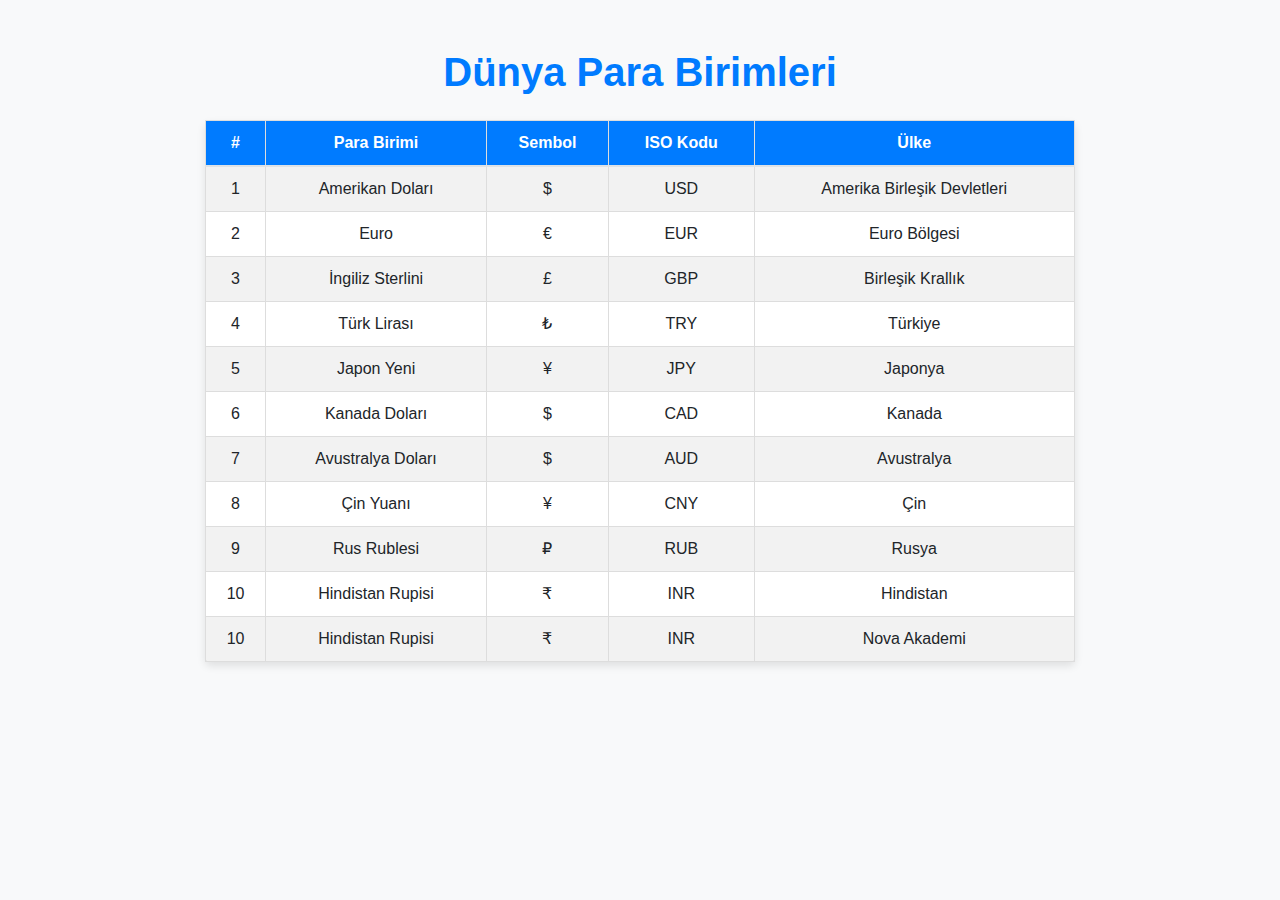
<file: diller.html>
<!DOCTYPE html>
<html lang="tr">
<head>
    <meta charset="UTF-8">
    <meta name="viewport" content="width=device-width, initial-scale=1.0">
    <title>Dünya Para Birimleri</title>
    <link href="https://stackpath.bootstrapcdn.com/bootstrap/4.5.2/css/bootstrap.min.css" rel="stylesheet">
    <link rel="stylesheet" href="styles.css">
</head>
<body>

    <!-- Başlık ve Para Birimi Listesi -->
    <div class="container my-5">
        <h1 class="text-center mb-4">Dünya Para Birimleri</h1>
        <table class="table table-striped">
            <thead>
                <tr>
                    <th>#</th>
                    <th>Para Birimi</th>
                    <th>Sembol</th>
                    <th>ISO Kodu</th>
                    <th>Ülke</th>
                </tr>
            </thead>
            <tbody>
                <tr>
                    <td>1</td>
                    <td>Amerikan Doları</td>
                    <td>$</td>
                    <td>USD</td>
                    <td>Amerika Birleşik Devletleri</td>
                </tr>
                <tr>
                    <td>2</td>
                    <td>Euro</td>
                    <td>€</td>
                    <td>EUR</td>
                    <td>Euro Bölgesi</td>
                </tr>
                <tr>
                    <td>3</td>
                    <td>İngiliz Sterlini</td>
                    <td>£</td>
                    <td>GBP</td>
                    <td>Birleşik Krallık</td>
                </tr>
                <tr>
                    <td>4</td>
                    <td>Türk Lirası</td>
                    <td>₺</td>
                    <td>TRY</td>
                    <td>Türkiye</td>
                </tr>
                <tr>
                    <td>5</td>
                    <td>Japon Yeni</td>
                    <td>¥</td>
                    <td>JPY</td>
                    <td>Japonya</td>
                </tr>
                <tr>
                    <td>6</td>
                    <td>Kanada Doları</td>
                    <td>$</td>
                    <td>CAD</td>
                    <td>Kanada</td>
                </tr>
                <tr>
                    <td>7</td>
                    <td>Avustralya Doları</td>
                    <td>$</td>
                    <td>AUD</td>
                    <td>Avustralya</td>
                </tr>
                <tr>
                    <td>8</td>
                    <td>Çin Yuanı</td>
                    <td>¥</td>
                    <td>CNY</td>
                    <td>Çin</td>
                </tr>
                <tr>
                    <td>9</td>
                    <td>Rus Rublesi</td>
                    <td>₽</td>
                    <td>RUB</td>
                    <td>Rusya</td>
                </tr>
                <tr>
                    <td>10</td>
                    <td>Hindistan Rupisi</td>
                    <td>₹</td>
                    <td>INR</td>
                    <td>Hindistan</td>
                </tr>
                <tr>
                    <td>10</td>
                    <td>Hindistan Rupisi</td>
                    <td>₹</td>
                    <td>INR</td>
                    <td>Nova Akademi</td>
                </tr>
            </tbody>
        </table>
    </div>

    <!-- Bootstrap ve jQuery Bağlantıları -->
    <script src="https://code.jquery.com/jquery-3.5.1.slim.min.js"></script>
    <script src="https://cdn.jsdelivr.net/npm/@popperjs/core@2.9.3/dist/umd/popper.min.js"></script>
    <script src="https://stackpath.bootstrapcdn.com/bootstrap/4.5.2/js/bootstrap.min.js"></script>
</body>
</html>
</file>
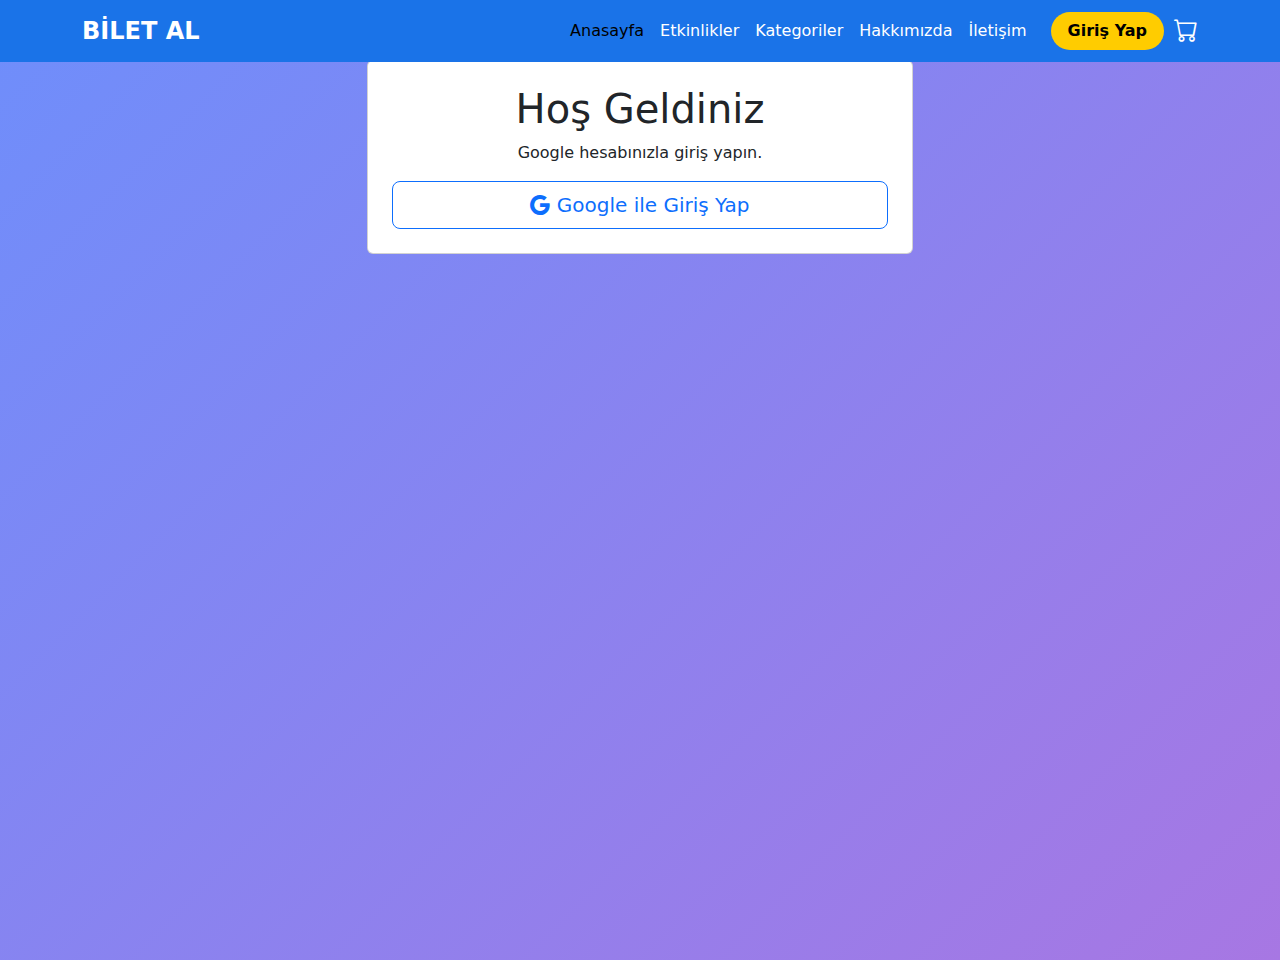
<file: login.html>
<!DOCTYPE html>
<html lang="en">

<head>
    <meta charset="UTF-8">
    <meta name="viewport" content="width=device-width, initial-scale=1.0">
    <title>Sayfa</title>
    <link href="https://cdn.jsdelivr.net/npm/bootstrap@5.3.0-alpha3/dist/css/bootstrap.min.css" rel="stylesheet">
    <link href="https://cdn.jsdelivr.net/npm/bootstrap-icons/font/bootstrap-icons.css" rel="stylesheet">
    <style>
        body {
            margin: 0;
            padding: 0;
            background: linear-gradient(135deg, #6e8efb, #a777e3);
            color: white;
            height: 100vh;
        }

        #navbar {
            position: fixed;
            top: 0;
            left: 0;
            width: 100%;
            z-index: 9999;
        }

        .content {
            margin-top: 60px;
            /* Navbar'ın yüksekliği kadar boşluk bırak */
        }
    </style>
</head>

<body>
    <div id="navbar"></div>
    <div class="content container">
        <div class="row justify-content-center">
            <div class="col-md-6">
                <div class="card p-4 text-center">
                    <h1>Hoş Geldiniz</h1>
                    <p>Google hesabınızla giriş yapın.</p>
                    <button id="googleLogin" class="btn btn-outline-primary btn-lg">
                        <i class="bi bi-google"></i> Google ile Giriş Yap
                    </button>
                </div>
            </div>
        </div>
    </div>
    <script src="script.js"></script>
    <script src="https://cdn.jsdelivr.net/npm/bootstrap@5.3.0-alpha3/dist/js/bootstrap.bundle.min.js"></script>
</body>

</html>
</file>
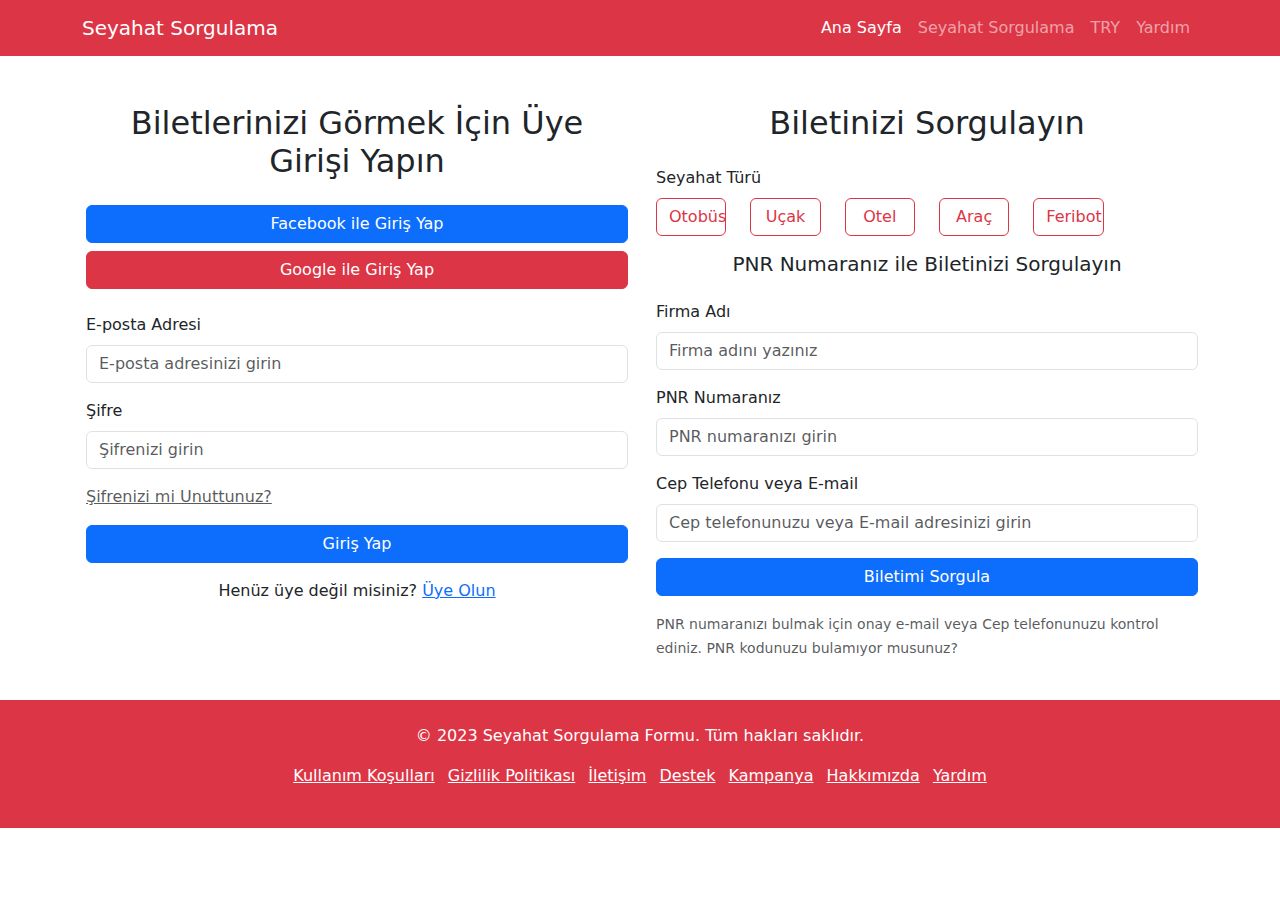
<file: seyahatsorugula.html>
<!DOCTYPE html>
<html lang="tr">
<head>
  <meta charset="UTF-8">
  <meta name="viewport" content="width=device-width, initial-scale=1.0">
  <title>Seyahat Sorgulama Formu</title>
  <link href="https://cdn.jsdelivr.net/npm/bootstrap@5.3.0-alpha1/dist/css/bootstrap.min.css" rel="stylesheet">
</head>
<body>

  <nav class="navbar navbar-expand-lg navbar-dark bg-danger">
    <div class="container">
      <a class="navbar-brand" href="#">Seyahat Sorgulama</a>
      <button class="navbar-toggler" type="button" data-bs-toggle="collapse" data-bs-target="#navbarNav" aria-controls="navbarNav" aria-expanded="false" aria-label="Toggle navigation">
        <span class="navbar-toggler-icon"></span>
      </button>
      <div class="collapse navbar-collapse" id="navbarNav">
        <ul class="navbar-nav ms-auto">
          <li class="nav-item">
            <a class="nav-link active" aria-current="page" href="#">Ana Sayfa</a>
          </li>
          <li class="nav-item">
            <a class="nav-link" href="seyahatsorugula.html">Seyahat Sorgulama</a>
          </li>
          <li class="nav-item">
            <a class="nav-link" href="#">TRY</a>
          </li>
          <li class="nav-item">
            <a class="nav-link" href="#">Yardım</a>
          </li>
        </ul>
      </div>
    </div>
  </nav>

  <div class="container mt-5" id="form">
    <div class="row">

      <div class="col-md-6 ps-3 mb-4">
        <h2 class="text-center mb-4">Biletlerinizi Görmek İçin Üye Girişi Yapın</h2>
        <div class="d-grid gap-2 mb-4">
          <button class="btn btn-primary">Facebook ile Giriş Yap</button>
          <button class="btn btn-danger">Google ile Giriş Yap</button>
        </div>

        <form>
          <div class="mb-3">
            <label for="uye-email" class="form-label">E-posta Adresi</label>
            <input type="email" class="form-control" id="uye-email" placeholder="E-posta adresinizi girin" required>
          </div>

          <div class="mb-3">
            <label for="uye-sifre" class="form-label">Şifre</label>
            <input type="password" class="form-control" id="uye-sifre" placeholder="Şifrenizi girin" required>
          </div>

          <div class="mb-3">
            <a href="#" class="text-muted">Şifrenizi mi Unuttunuz?</a>
          </div>

          <div class="mb-3">
            <button type="submit" class="btn btn-primary w-100">Giriş Yap</button>
          </div>
        </form>

        <p class="text-center">Henüz üye değil misiniz? <a href="#">Üye Olun</a></p>
      </div>

      <div class="col-md-6 ps-3 mb-4">
        <h2 class="text-center mb-4">Biletinizi Sorgulayın</h2>

        <div class="mb-3">
          <label class="form-label">Seyahat Türü</label>
          <div class="row">
            <div class="col-2">
              <button type="button" class="btn btn-outline-danger w-100">Otobüs</button>
            </div>
            <div class="col-2">
              <button type="button" class="btn btn-outline-danger w-100">Uçak</button>
            </div>
            <div class="col-2">
              <button type="button" class="btn btn-outline-danger w-100">Otel</button>
            </div>
            <div class="col-2">
              <button type="button" class="btn btn-outline-danger w-100">Araç</button>
            </div>
            <div class="col-2">
              <button type="button" class="btn btn-outline-danger w-100">Feribot</button>
            </div>
          </div>
        </div>

        <h5 class="text-center mb-4">PNR Numaranız ile Biletinizi Sorgulayın</h5>

        <form>
          <div class="mb-3">
            <label for="firma-adi" class="form-label">Firma Adı</label>
            <input type="text" class="form-control" id="firma-adi" placeholder="Firma adını yazınız" required>
          </div>

          <div class="mb-3">
            <label for="pnr-numara" class="form-label">PNR Numaranız</label>
            <input type="text" class="form-control" id="pnr-numara" placeholder="PNR numaranızı girin" required>
          </div>

          <div class="mb-3">
            <label for="email-telefon" class="form-label">Cep Telefonu veya E-mail</label>
            <input type="text" class="form-control" id="email-telefon" placeholder="Cep telefonunuzu veya E-mail adresinizi girin" required>
          </div>

          <div class="mb-3">
            <button type="submit" class="btn btn-primary w-100">Biletimi Sorgula</button>
          </div>
        </form>

        <div class="text-muted">
          <small>PNR numaranızı bulmak için onay e-mail veya Cep telefonunuzu kontrol ediniz. PNR kodunuzu bulamıyor musunuz?</small>
        </div>
      </div>
    </div>
  </div>

  <script src="https://cdn.jsdelivr.net/npm/@popperjs/core@2.11.6/dist/umd/popper.min.js"></script>
  <script src="https://cdn.jsdelivr.net/npm/bootstrap@5.3.0-alpha1/dist/js/bootstrap.min.js"></script>

  <footer class="bg-danger text-white py-4 mt-3">
    <div class="container text-center">
      <p>&copy; 2023 Seyahat Sorgulama Formu. Tüm hakları saklıdır.</p>
      <ul class="list-inline">
        <li class="list-inline-item"><a href="#" class="text-white">Kullanım Koşulları</a></li>
        <li class="list-inline-item"><a href="#" class="text-white">Gizlilik Politikası</a></li>
        <li class="list-inline-item"><a href="#" class="text-white">İletişim</a></li>
        <li class="list-inline-item"><a href="#" class="text-white">Destek</a></li>
        <li class="list-inline-item"><a href="#" class="text-white">Kampanya</a></li>
        <li class="list-inline-item"><a href="#" class="text-white">Hakkımızda</a></li>
        <li class="list-inline-item"><a href="#" class="text-white">Yardım</a></li>
      </ul>
    </div>
  </footer>

</body>
</html>
</file>
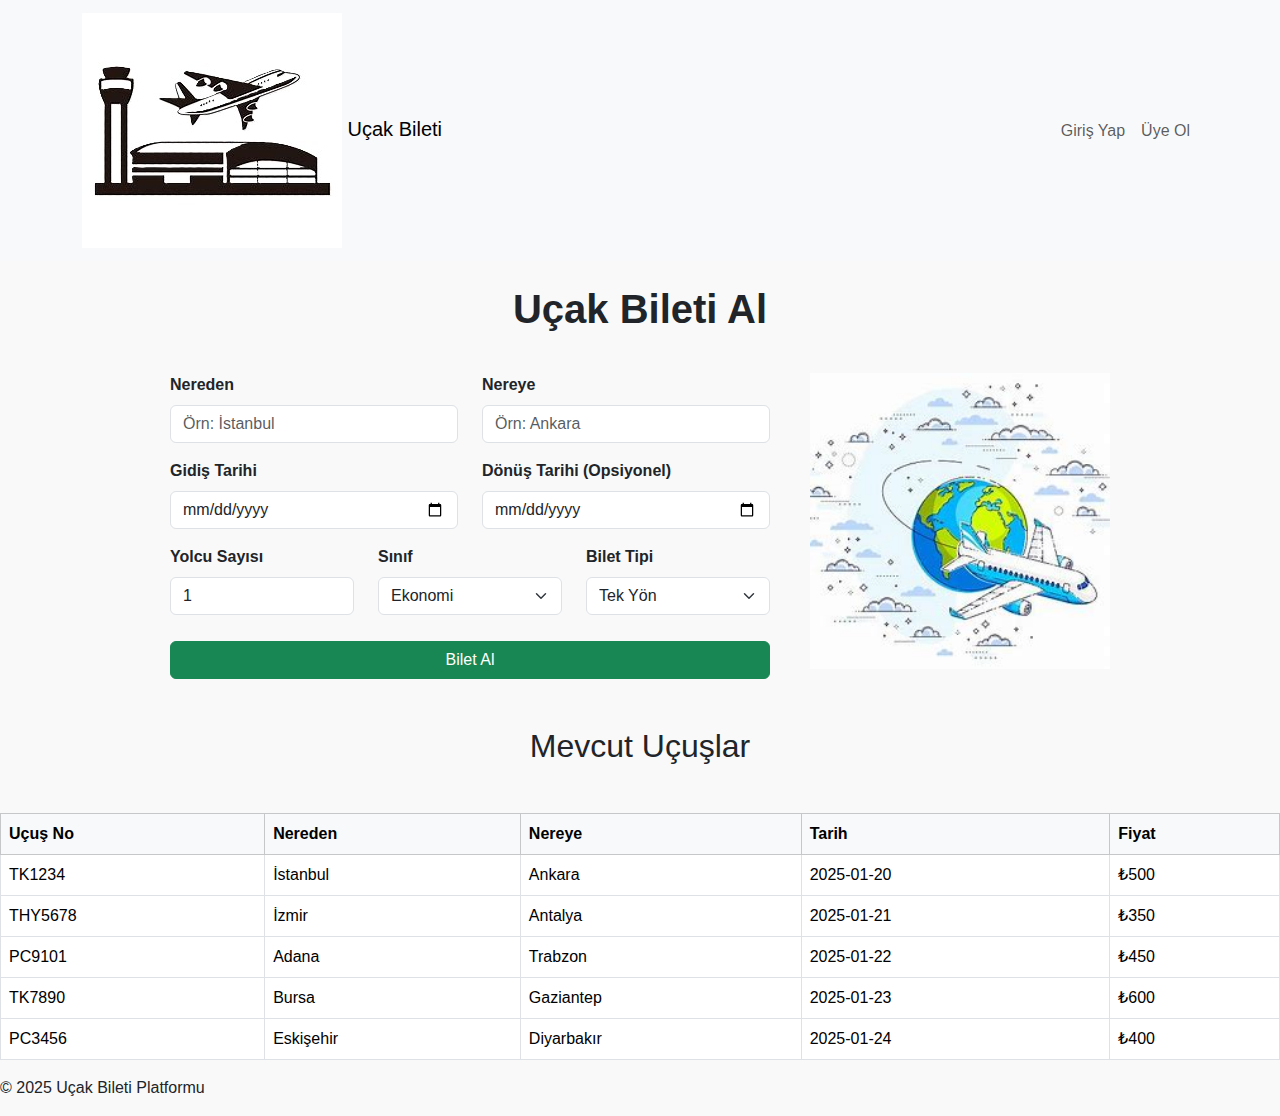
<file: ucakbilet.html>
<!DOCTYPE html>
<html lang="en">

<head>
    <meta charset="UTF-8">
    <meta name="viewport" content="width=device-width, initial-scale=1.0">
    <title>Uçak Bileti Alımı</title>
    <link href="https://cdn.jsdelivr.net/npm/bootstrap@5.3.0/dist/css/bootstrap.min.css" rel="stylesheet">
    <style>
        body {
            font-family: Arial, sans-serif;
            background-color: #f9f9f9;
        }

        h1 {
            font-weight: bold;
            margin-bottom: 20px;
        }

        .form-container {
            display: flex;
            justify-content: center;
            align-items: flex-start;
            gap: 40px;
            margin-top: 40px;
        }

        .booking-form {
            width: 60%;
            max-width: 600px;
        }

        .form-container img {
            width: 300px;
            height: auto;
        }

        button {
            margin-top: 10px;
            font-size: 18px;
        }

        .form-label {
            font-weight: bold;
        }
    </style>
</head>

<body>
    <nav class="navbar navbar-expand-lg navbar-light bg-light">
        <div class="container">
            <a class="navbar-brand h-20 w-20" href="#">
                <img src="OIP (1).jpg" alt="Logo">
                Uçak Bileti
            </a>
            <button class="navbar-toggler" type="button" data-bs-toggle="collapse" data-bs-target="#navbarNav"
                aria-controls="navbarNav" aria-expanded="false" aria-label="Toggle navigation">
                <span class="navbar-toggler-icon"></span>
            </button>
            <div class="collapse navbar-collapse" id="navbarNav">
                <ul class="navbar-nav ms-auto">
                    <li class="nav-item me-3">
                        <span class="notification-icon bi bi-bell"></span>
                    </li>
                    <li class="nav-item">
                        <a class="nav-link" href="#">Giriş Yap</a>
                    </li>
                    <li class="nav-item">
                        <a class="nav-link" href="#">Üye Ol</a>
                    </li>
                </ul>
            </div>
        </div>
    </nav>
    <div class="container mt-4">
        <h1 class="text-center">Uçak Bileti Al</h1>

        <div class="form-container">
            <div id="booking-form" class="booking-form">
                <form>
                    <div class="row mb-3">
                        <div class="col-md-6">
                            <label for="from" class="form-label">Nereden</label>
                            <input type="text" class="form-control" id="from" placeholder="Örn: İstanbul">
                        </div>
                        <div class="col-md-6">
                            <label for="to" class="form-label">Nereye</label>
                            <input type="text" class="form-control" id="to" placeholder="Örn: Ankara">
                        </div>
                    </div>
                    <div class="row mb-3">
                        <div class="col-md-6">
                            <label for="departure" class="form-label">Gidiş Tarihi</label>
                            <input type="date" class="form-control" id="departure">
                        </div>
                        <div class="col-md-6">
                            <label for="return" class="form-label">Dönüş Tarihi (Opsiyonel)</label>
                            <input type="date" class="form-control" id="return">
                        </div>
                    </div>
                    <div class="row mb-3">
                        <div class="col-md-4">
                            <label for="passengers" class="form-label">Yolcu Sayısı</label>
                            <input type="number" class="form-control" id="passengers" min="1" max="10" value="1">
                        </div>
                        <div class="col-md-4">
                            <label for="class" class="form-label">Sınıf</label>
                            <select class="form-select" id="class">
                                <option value="economy">Ekonomi</option>
                                <option value="business">Business</option>
                                <option value="first">First Class</option>
                            </select>
                        </div>
                        <div class="col-md-4">
                            <label for="type" class="form-label">Bilet Tipi</label>
                            <select class="form-select" id="type">
                                <option value="oneway">Tek Yön</option>
                                <option value="roundtrip">Gidiş-Dönüş</option>
                            </select>
                        </div>
                    </div>
                    <button type="submit" class="btn btn-success w-100">Bilet Al</button>
                </form>
            </div>

            <div>
                <img src="OIP (2).jpg" alt="Flight Image">
            </div>
        </div>
    </div>
    <h2 class="text-center my-5">Mevcut Uçuşlar</h2>
    <table class="table table-bordered">
        <thead class="table-light">
            <tr>
                <th>Uçuş No</th>
                <th>Nereden</th>
                <th>Nereye</th>
                <th>Tarih</th>
                <th>Fiyat</th>
            </tr>
        </thead>
        <tbody>
            <tr>
                <td>TK1234</td>
                <td>İstanbul</td>
                <td>Ankara</td>
                <td>2025-01-20</td>
                <td>₺500</td>
            </tr>
            <tr>
                <td>THY5678</td>
                <td>İzmir</td>
                <td>Antalya</td>
                <td>2025-01-21</td>
                <td>₺350</td>
            </tr>
            <tr>
                <td>PC9101</td>
                <td>Adana</td>
                <td>Trabzon</td>
                <td>2025-01-22</td>
                <td>₺450</td>
            </tr>
            <tr>
                <td>TK7890</td>
                <td>Bursa</td>
                <td>Gaziantep</td>
                <td>2025-01-23</td>
                <td>₺600</td>
            </tr>
            <tr>
                <td>PC3456</td>
                <td>Eskişehir</td>
                <td>Diyarbakır</td>
                <td>2025-01-24</td>
                <td>₺400</td>
            </tr>
        </tbody>
    </table>
    </div>

    <footer class="footer">
        <p>© 2025 Uçak Bileti Platformu</p>
        <a href="https://www.linkedin.com" class="footer-icons bi bi-linkedin"></a>
        <a href="mailto:someone@example.com" class="footer-icons bi bi-envelope-fill"></a>
    </footer>

    <script src="https://cdn.jsdelivr.net/npm/bootstrap@5.3.0/dist/js/bootstrap.bundle.min.js"></script>
</body>

</html>
</file>
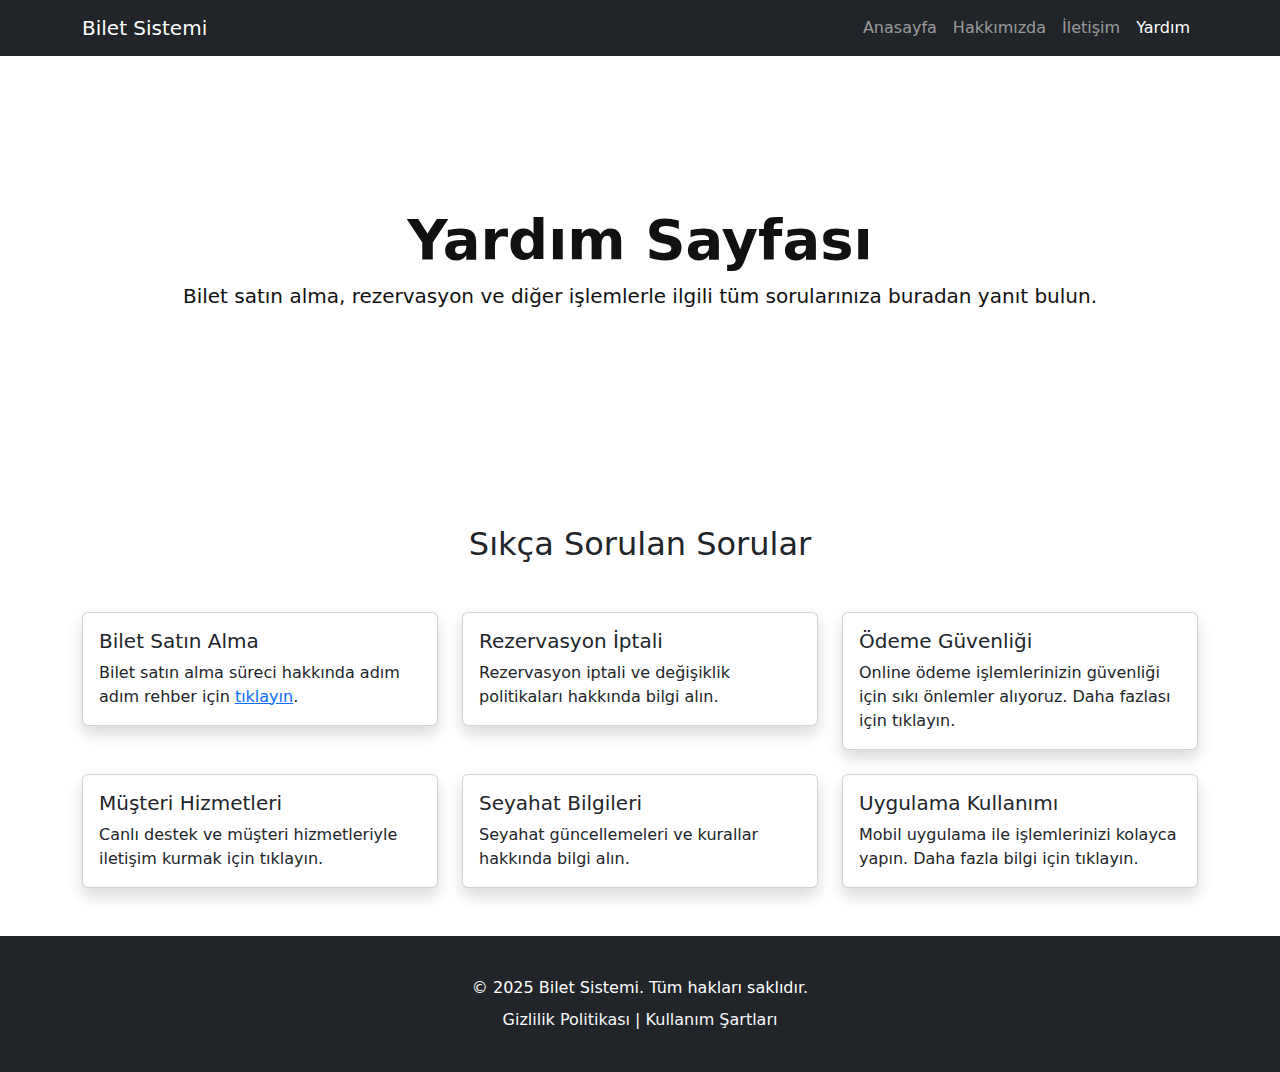
<file: yardım.html>
<!DOCTYPE html>
<html lang="en">
<head>
    <meta charset="UTF-8">
    <meta name="viewport" content="width=device-width, initial-scale=1.0">
    <title>Yardım Sayfası | Bilet Sistemi</title>
    <link href="https://cdn.jsdelivr.net/npm/bootstrap@5.3.0/dist/css/bootstrap.min.css" rel="stylesheet">
    <style>
        .hero {
            background: url('https://source.unsplash.com/1920x600/?help,travel') no-repeat center center/cover;
            color: rgb(17, 17, 17);
            padding: 150px 20px;
            text-align: center;
        }
        .card:hover {
            transform: scale(1.05);
            transition: all 0.3s ease-in-out;
        }
        .footer {
            background-color: #212529;
            color: white;
            padding: 40px 0;
        }
        .footer a {
            color: #f8f9fa;
            text-decoration: none;
        }
        .footer a:hover {
            color: #adb5bd;
            text-decoration: underline;
        }
    </style>
</head>
<body>
    <!-- Navbar -->
    <nav class="navbar navbar-expand-lg navbar-dark bg-dark sticky-top">
        <div class="container">
            <a class="navbar-brand" href="index.html">Bilet Sistemi</a>
            <button class="navbar-toggler" type="button" data-bs-toggle="collapse" data-bs-target="#navbarNav" aria-controls="navbarNav" aria-expanded="false" aria-label="Toggle navigation">
                <span class="navbar-toggler-icon"></span>
            </button>
            <div class="collapse navbar-collapse" id="navbarNav">
                <ul class="navbar-nav ms-auto">
                    <li class="nav-item"><a class="nav-link" href="index.html">Anasayfa</a></li>
                    <li class="nav-item"><a class="nav-link" href="hakkimizda.html">Hakkımızda</a></li>
                    <li class="nav-item"><a class="nav-link" href="iletisim.html">İletişim</a></li>
                    <li class="nav-item"><a class="nav-link active" href="yardim.html">Yardım</a></li>
                </ul>
            </div>
        </div>
    </nav>

    <!-- Hero Section -->
    <div class="hero">
        <div class="container">
            <h1 class="display-4 fw-bold">Yardım Sayfası</h1>
            <p class="lead">Bilet satın alma, rezervasyon ve diğer işlemlerle ilgili tüm sorularınıza buradan yanıt bulun.</p>
        </div>
    </div>

    <!-- Help Topics -->
    <div class="container my-5">
        <h2 class="text-center mb-5">Sıkça Sorulan Sorular</h2>
        <div class="row g-4">
            <div class="col-md-6 col-lg-4">
                <div class="card shadow">
                    <div class="card-body">
                        <h5 class="card-title">Bilet Satın Alma</h5>
                        <p class="card-text">Bilet satın alma süreci hakkında adım adım rehber için <a href="#">tıklayın</a>.</p>
                    </div>
                </div>
            </div>
            <div class="col-md-6 col-lg-4">
                <div class="card shadow">
                    <div class="card-body">
                        <h5 class="card-title">Rezervasyon İptali</h5>
                        <p class="card-text">Rezervasyon iptali ve değişiklik politikaları hakkında bilgi alın.</p>
                    </div>
                </div>
            </div>
            <div class="col-md-6 col-lg-4">
                <div class="card shadow">
                    <div class="card-body">
                        <h5 class="card-title">Ödeme Güvenliği</h5>
                        <p class="card-text">Online ödeme işlemlerinizin güvenliği için sıkı önlemler alıyoruz. Daha fazlası için tıklayın.</p>
                    </div>
                </div>
            </div>
            <div class="col-md-6 col-lg-4">
                <div class="card shadow">
                    <div class="card-body">
                        <h5 class="card-title">Müşteri Hizmetleri</h5>
                        <p class="card-text">Canlı destek ve müşteri hizmetleriyle iletişim kurmak için tıklayın.</p>
                    </div>
                </div>
            </div>
            <div class="col-md-6 col-lg-4">
                <div class="card shadow">
                    <div class="card-body">
                        <h5 class="card-title">Seyahat Bilgileri</h5>
                        <p class="card-text">Seyahat güncellemeleri ve kurallar hakkında bilgi alın.</p>
                    </div>
                </div>
            </div>
            <div class="col-md-6 col-lg-4">
                <div class="card shadow">
                    <div class="card-body">
                        <h5 class="card-title">Uygulama Kullanımı</h5>
                        <p class="card-text">Mobil uygulama ile işlemlerinizi kolayca yapın. Daha fazla bilgi için tıklayın.</p>
                    </div>
                </div>
            </div>
        </div>
    </div>

    <!-- Footer -->
    <footer class="footer">
        <div class="container text-center">
            <p class="mb-2">&copy; 2025 Bilet Sistemi. Tüm hakları saklıdır.</p>
            <a href="#">Gizlilik Politikası</a> | <a href="#">Kullanım Şartları</a>
        </div>
    </footer>

    <script src="https://cdn.jsdelivr.net/npm/bootstrap@5.3.0/dist/js/bootstrap.bundle.min.js"></script>
</body>
</html>
</file>
<file: styles.css>
/* Genel Sayfa Stilleri */
body {
    font-family: Arial, sans-serif;
    background-color: #f8f9fa;
    color: #333;
    margin: 0;
    padding: 0;
}

/* Başlık Stili */
h1 {
    font-size: 2.5rem;
    font-weight: bold;
    color: #007bff;
}

/* Tablo Stili */
.table {
    background-color: #fff;
    border-radius: 5px;
    box-shadow: 0 4px 8px rgba(0, 0, 0, 0.1);
}

/* Tablo Başlıkları */
th {
    background-color: #007bff;
    color: white;
    text-align: center;
}

/* Tablo Satırları */
td {
    text-align: center;
}

/* Satır Hover Efekti */
tr:hover {
    background-color: #f1f1f1;
}

/* Tablo Kenarlıkları */
.table th, .table td {
    border: 1px solid #ddd;
    padding: 10px;
}

.container {
    max-width: 900px;
    margin: auto;
}

/* Mobil Uyumluluk */
@media (max-width: 768px) {
    .table thead {
        display: none; /* Başlıkları gizle */
    }

    .table, .table tbody, .table tr, .table td {
        display: block;
        width: 100%;
    }

    .table tr {
        margin-bottom: 15px;
    }

    .table td {
        text-align: right;
        padding-left: 50%;
        position: relative;
    }

    .table td:before {
        content: attr(data-label);
        position: absolute;
        left: 10px;
        font-weight: bold;
    }
}
</file>
